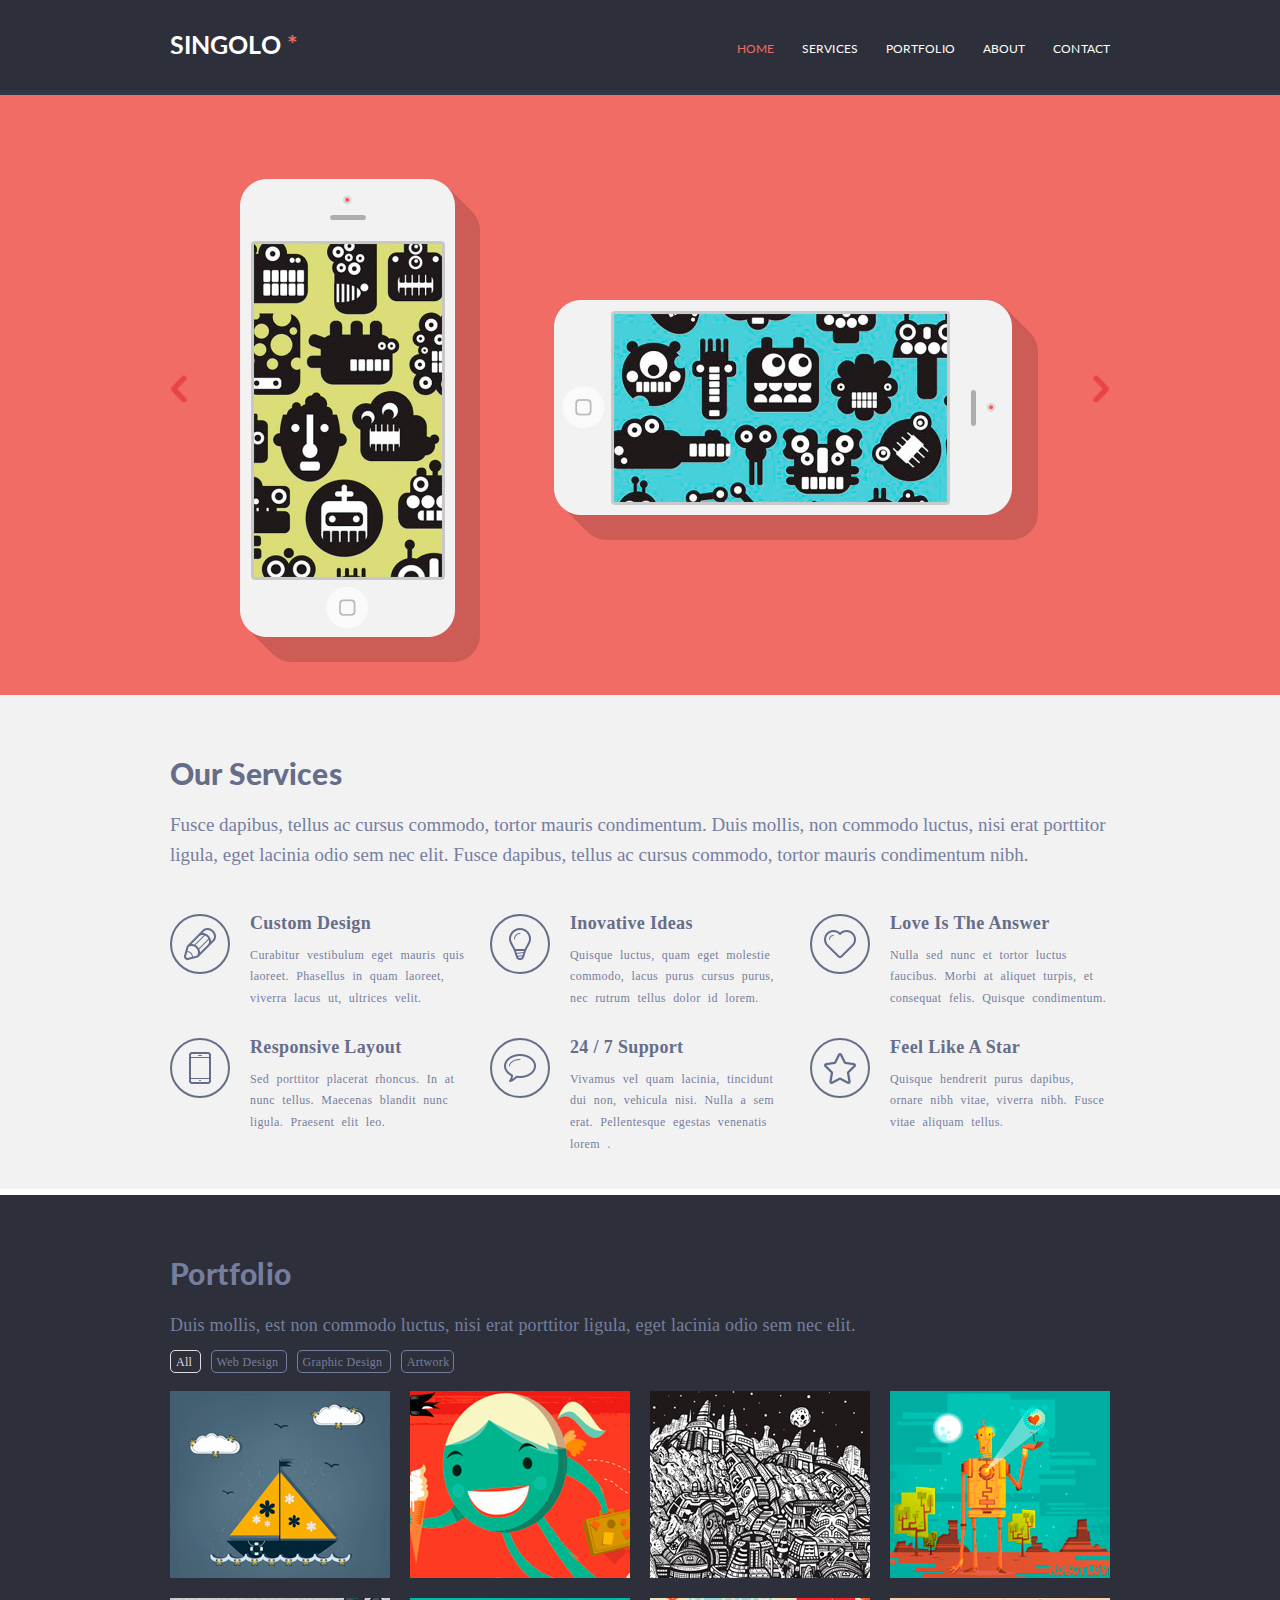
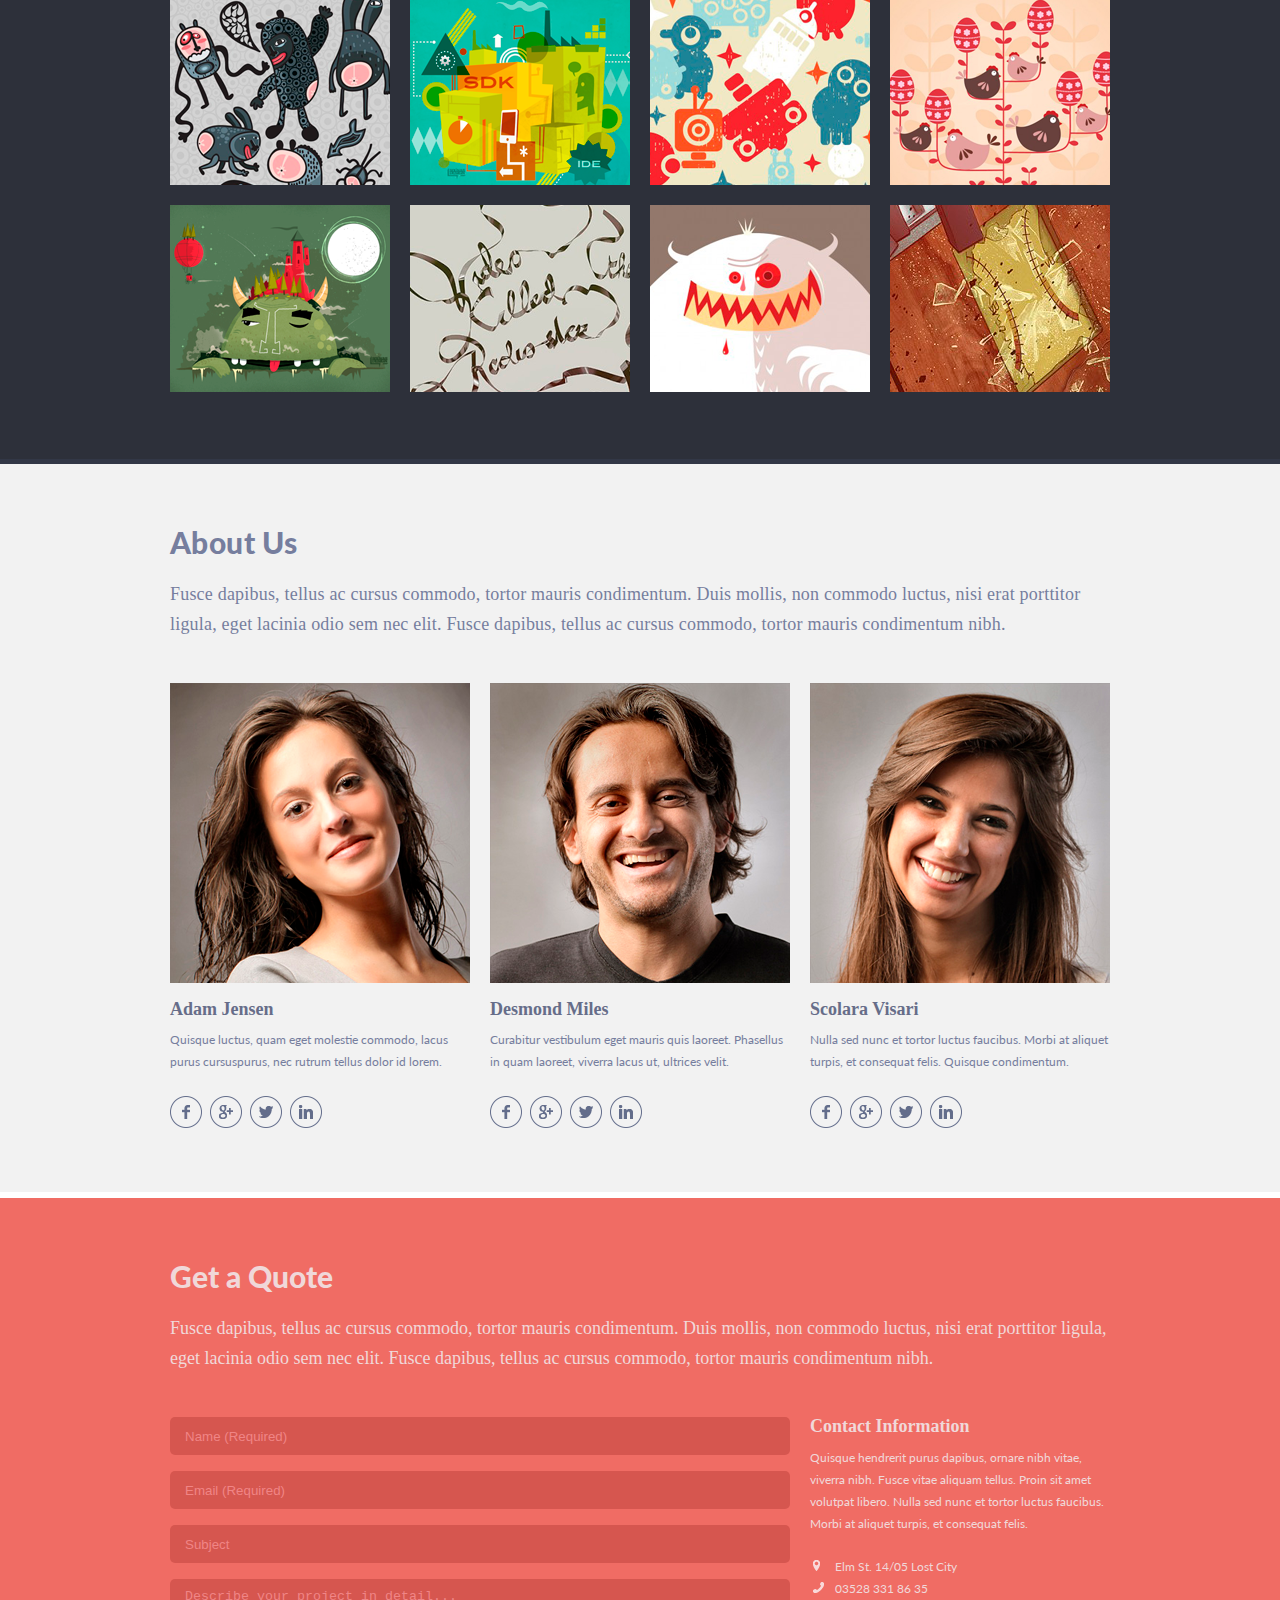
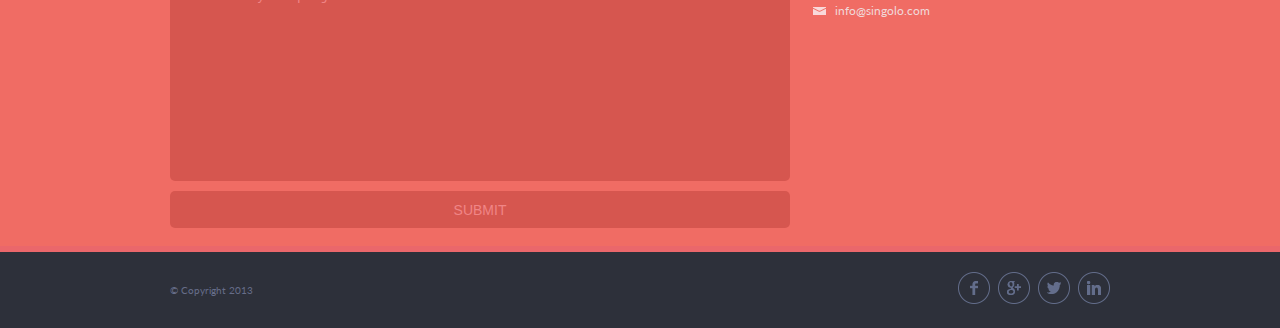
<file: index.html>
<!DOCTYPE html>
<html lang="en">
<head>
    <meta charset="UTF-8">
    <link href="https://fonts.googleapis.com/css?family=Lato&display=swap" rel="stylesheet">
    <meta name="viewport" content="width=device-width, initial-scale=1.0">
    <link rel="stylesheet" type="text/css" href="./main.css">

    <title>Singolo</title>
</head>
<body>
    <header>
        <div class="hamburger">
            <div class="ham-line"></div>
            <div class="ham-line"></div>
            <div class="ham-line"></div>
        </div>
        <div class="pop-up-box">
            <div id="pop-home" class="pop-up-box-element active2">
                <a  href="#slider">Home</a>
            </div>
            <div id="pop-services" class="pop-up-box-element">
                <a href="#services">Services</a>
            </div>
            <div id="pop-portfolio" class="pop-up-box-element">
                <a href="#portfolio">Portfolio</a>
            </div>
            <div id="pop-about" class="pop-up-box-element">
                <a href="#about">About</a>
            </div>
            <div id="pop-contact" class="pop-up-box-element">
                <a href="#contact">Contact</a>
            </div>
        </div>
        
        <div class="container">
            <nav>
                <ul>
                    <li>
                        <h1> <a href="#slider">Singolo</a> <span style="color:#f06c64;">*</span></h1>
                    </li>
                    <li>
                        <a id="contactLink" class="alist " href="#contact">Contact</a>
                    </li>
                    <li>
                        <a id="aboutLink" class="alist " href="#about">About</a>
                    </li>
                    <li>
                        <a id="portfolioLink" class="alist " href="#portfolio">Portfolio</a>
                    </li>
                    <li>
                        <a id="servicesLink" class="alist " href="#services">Services</a>
                    </li>
                    <li>
                        <a id="homeLink" class="alist active2" href="#slider">Home</a>
                    </li>
                </ul>
            </nav>
        </div>
    </header>
    <section class="slider" id="slider">
        <div class="chev-box">
            <div class="chev chev1">
                <img src="./assets/chev.png" alt="">
            </div>
            <div class="chev chev2">
                <img src="./assets/chev2.png" alt="">
            </div>
        </div>
        <div class="items-container">
            <div class="item active">
                <div class="slider-box">
                    <div class="slider-element Vertical">
                        <div class="off-screen-Vertical off-screen">
    
                        </div>
                        <div class="Home-button-Vertical Home-button">
                            
                        </div>
                        <img src="./assets/iPhone-Vertical.png" alt="">
                    </div>
                    <div class="slider-element Horizontal">
                        <div class="off-screen-Horizontal off-screen">
                            
                        </div>
                        <div class="Home-button-Horizontal Home-button">
                            
                        </div>
                        <img src="./assets/iPhone-Horizontal.png" alt="">
                    </div>
                </div>     
        </div>
        <div class="item">          
            <div class="slider-box2">
                <div class="slider2-iPhone-Vertical">
                    <div class="off-screen-slider2 off-screen">
                        
                    </div>
                    <div class="Home-button-slider2 Home-button">
                        
                    </div>
                    <img src="./assets/slider2-iPhone-Vertical.png" alt="">
                </div>
                <div class="slider2-iPhone-mini-left">
                    <img src="./assets/slider2-iPhone-mini.png" alt="">
                </div>
                <div class="slider2-iPhone-mini-right">
                    <img src="./assets/slider2-iPhone-mini.png" alt="">
                </div>
            </div>
        </div> 
        </div>
    </section>
    <section class="services" id="services">
        <div class="container">
            <div class="services-info">
                <h2>Our Services</h2>
                <p>Fusce dapibus, tellus ac cursus commodo, tortor mauris condimentum. Duis mollis, non commodo luctus, nisi erat porttitor ligula, eget lacinia odio sem nec elit. Fusce dapibus, tellus ac cursus commodo, tortor mauris condimentum nibh.</p>
            </div>
            <div class="services-box">
                <div class="service-item">
                        <div class="services-pic">
                            <img src="./assets/pen.png" alt="">
                        </div>
                        <div class="service-item-text">
                            <h3>
                                Custom Design
                            </h3>
                            <p>
                                Curabitur vestibulum eget mauris quis laoreet. Phasellus in quam laoreet, viverra lacus ut, ultrices velit.
                            </p>
                        </div>
                </div>
                <div style="padding-left: 20px;"class="service-item">
                    <div class="services-pic">
                        <img src="./assets/bulb.png" alt="">
                    </div>
                    <div class="service-item-text">
                            <h3>
                                Inovative Ideas
                            </h3>
                            <p>
                                Quisque luctus, quam eget molestie com­modo, lacus purus cursus purus, nec rutrum tellus dolor id lorem.
                            </p>
                    </div>
                </div>
                <div style="padding-left: 20px;" class="service-item">
                    <div class="services-pic">
                        <img src="./assets/heart.png" alt="">
                    </div>
                    <div class="service-item-text">
                            <h3>
                                Love Is The Answer
                            </h3>
                            <p>
                                Nulla sed nunc et tortor luctus faucibus. Morbi at aliquet turpis, et consequat felis. Quisque condimentum.
                            </p>
                    </div>
                </div>
                <div class="service-item">
                    <div class="services-pic">
                        <img src="./assets/phone.png" alt="">
                    </div>
                    <div class="service-item-text">
                        <h3>
                            Responsive Layout
                        </h3>
                        <p>
                            Sed porttitor placerat rhoncus. In at nunc tellus. Maecenas blandit nunc ligula. Prae­sent elit leo.
                        </p>
                    </div>
                </div>
                <div style="padding-left: 20px;" class="service-item">
                    <div class="services-pic">
                        <img src="./assets/bubble.png" alt="">
                    </div>
                    <div class="service-item-text">
                        <h3>
                            24 / 7 Support
                        </h3>
                        <p>
                            Vivamus vel quam lacinia, tincidunt dui non, vehicula nisi. Nulla a sem erat. Pellen­tesque egestas venenatis lorem .
                        </p>
                    </div>
                </div>
                <div style="padding-left: 20px;" class="service-item">
                    <div class="services-pic">
                        <img src="./assets/star.png" alt="">
                    </div>
                    <div class="service-item-text">
                        <h3>
                            Feel Like A Star
                        </h3>
                        <p>
                            Quisque hendrerit purus dapibus, ornare nibh vitae, viverra nibh. Fusce vitae aliquam tellus.
                        </p>
                    </div>
                </div>
            </div>
        </div>
    </section>
    <section class="portfolio" id="portfolio">
        <div class="container">
            <div class="portfolio-text">
                <h2>
                    Portfolio
                </h2>
                <p>
                    Duis mollis, est non commodo luctus, nisi erat porttitor ligula, eget lacinia odio sem nec elit.
                </p>
                <ul>
                    <li class="portfolio-list active-portfolio">
                        All
                    </li>
                    <li class="portfolio-list">
                        Web Design
                    </li>
                    <li class="portfolio-list">
                        Graphic Design
                    </li>
                    <li class="portfolio-list">
                        Artwork
                    </li>
                </ul>
            </div>
            <div class="flexbox">
                
                    <img class="element" src="./assets/Image1.png" alt="">
                
                
                    <img class="element" src="./assets/Image2.png" alt="">
                
                
                    <img class="element" src="./assets/Image3.png" alt="">
                
                
                    <img class="element" src="./assets/Image4.png" alt="">
                
                
                    <img class="element" src="./assets/Image5.png" alt="">
                
                
                    <img class="element" src="./assets/Image6.png" alt="">
                
                
                    <img class="element" src="./assets/Image7.png" alt="">
                
                
                    <img class="element" src="./assets/Image8.png" alt="">
               
                
                    <img class="element" src="./assets/Image9.png" alt="">
                
                
                    <img  class="element" src="./assets/Image10.png" alt="">
               
                
                    <img class="element" src="./assets/Image11.png" alt="">
                
                
                    <img class="element" src="./assets/Image12.png" alt="">
                
            </div>
        </div>
    </section>
    <section class="About-us" id="about">
        <div class="container">
            <div class="portfolio-text">
                
                    <h2>
                        About Us
                    </h2>
                    <p>
                        Fusce dapibus, tellus ac cursus commodo, tortor mauris condimentum. Duis mollis, non commodo luctus, nisi erat porttitor ligula, eget lacinia odio sem nec elit. Fusce dapibus, tellus ac cursus commodo, tortor mauris condimentum nibh.
                    </p>
            </div>
            <div class="about-us-box">
                <div class="item2">
                    <img class="main_pic" src="./assets/Aboutus1.png" alt="">
                    <h2>
                        Adam Jensen
                    </h2>
                    <p>
                        Quisque luctus, quam eget molestie commodo, lacus purus cursuspurus, nec rutrum tellus dolor id lorem.
                    </p>
                    <div class="social">
                        <img src="./assets/Facebook.png" alt="">
                        <img src="./assets/Google.png" alt="">
                        <img src="./assets/Twitter.png" alt="">
                        <img src="./assets/LinkedIn.png" alt="">
                    </div>
                </div>
                <div class="item2">
                    <img class="main_pic" src="./assets/Aboutus2.png" alt="">
                    <h2>
                        Desmond Miles
                    </h2>
                    <p>
                        Curabitur vestibulum eget mauris quis laoreet. Phasellus in quam laoreet, viverra lacus ut, ultrices velit.
                    </p>
                    <div class="social">
                        <img src="./assets/Facebook.png" alt="">
                        <img src="./assets/Google.png" alt="">
                        <img src="./assets/Twitter.png" alt="">
                        <img src="./assets/LinkedIn.png" alt="">
                    </div>
                </div>
                <div class="item2">
                    <img class="main_pic" src="./assets/Aboutus3.png" alt="">
                    <h2>
                        Scolara Visari
                    </h2>
                    <p>
                        Nulla sed nunc et tortor luctus faucibus. Morbi at aliquet turpis, et consequat felis. Quisque condimentum.
                    </p>
                    <div class="social">
                        <img src="./assets/Facebook.png" alt="">
                        <img src="./assets/Google.png" alt="">
                        <img src="./assets/Twitter.png" alt="">
                        <img src="./assets/LinkedIn.png" alt="">
                    </div>
                </div>
            </div>
        </div>    
    </section>
    <section class="quote" id="contact">
        <div class="container">
            <h2>
                Get a Quote
            </h2>
            <p>
                Fusce dapibus, tellus ac cursus commodo, tortor mauris condimentum. Duis mollis, non commodo luctus, nisi erat porttitor ligula, eget lacinia odio sem nec elit. Fusce dapibus, tellus ac cursus commodo, tortor mauris condimentum nibh.
            </p>
            <div class="extended-form">
                <form  class="get-a-quote-form">
                    <input class="input-name" type="text" placeholder="Name (Required)" required value=""> 
                    <input class="input-email" type="email" placeholder="Email (Required)" required value="">
                    <input class="input-text" type="text" placeholder="Subject" value="">
                    <textarea class="input-textarea" name="textarea" id="textarea" cols="30" rows="13" placeholder="Describe your project in detail..." value=""></textarea>
                    <button class="submit-btn">
                        Submit
                    </button>
                </form>
                <div class="form-text">
                    <div class="contact-info">
                        <h3>
                            Contact Information
                        </h3>
                        <p>
                            Quisque hendrerit purus dapibus, ornare nibh vitae, viverra nibh. Fusce vitae aliquam tellus. Proin sit amet volutpat libero. Nulla sed nunc et tortor luctus faucibus. Morbi at aliquet turpis, et consequat felis.
                        </p>
                    </div>
                    <div class="contact-list">
                        <img style="padding-right: 6px;" src="./assets/singolo3-location.png" alt="">
                        <p>
                            Elm St. 14/05 Lost City
                        </p>
                    </div>
                    <div class="contact-list">
                        <img style="padding-right: 2px;" src="./assets/singolo3-phone.png" alt="">
                        <p>
                            <a href="tel:03528 331 86 35">03528 331 86 35</a>
                        </p>
                    </div>
                    <div class="contact-list">
                        <img src="./assets/singolo3-mail.png" alt="">
                        <p>
                            <a href="mailto:info@singolo.com">info@singolo.com</a>
                        </p>
                    </div>
                </div>
            </div>
        </div> 
    </section>
    <footer>
        <div class="container">
            <div class="footer-box">
                <div class="footer-element">
                    © Copyright 2013
                </div>
                <div class="footer-element">
                 <img src="./assets/singolo3-Facebook.png" alt="">
                </div>
                <div class="footer-element">
                    <img src="./assets/singolo3-Google.png" alt="">
                </div>
                <div class="footer-element">
                    <img src="./assets/singolo3-Twitter.png" alt="">
                </div>
                <div class="footer-element">
                    <img src="./assets/singolo3-LinkedIn.png" alt="">
                </div>
            </div>
        </div>
    </footer>
    <script src="./script.js"></script>
</body>
</html>
</file>
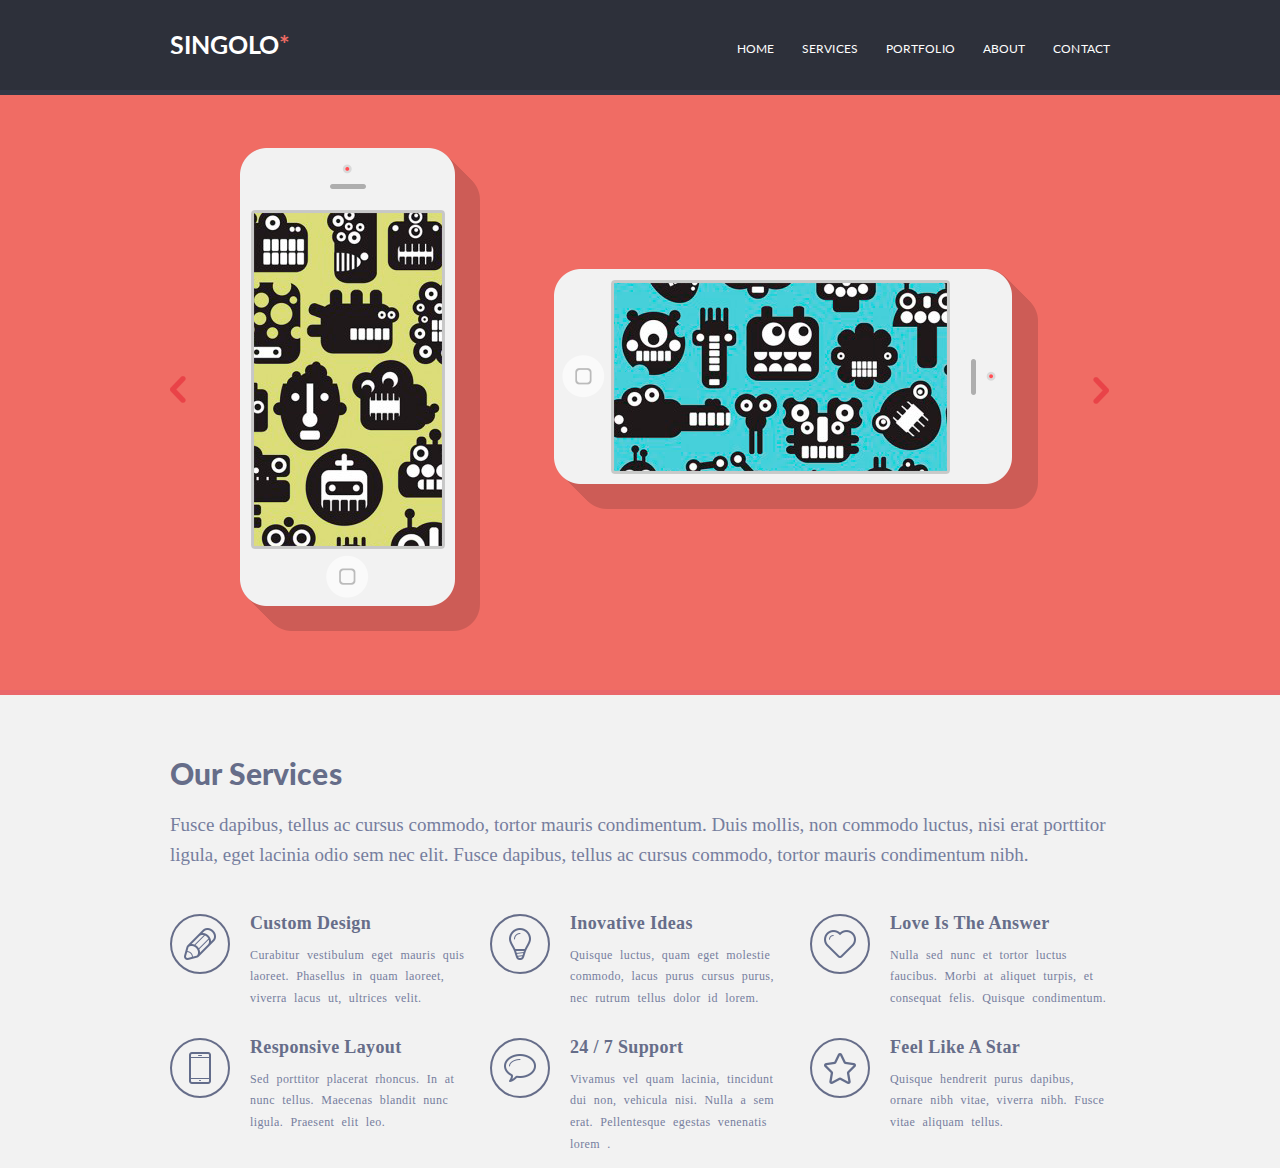
<file: singolo1.html>
<!DOCTYPE html>
<html lang="en">
<head>
    <meta charset="UTF-8">
    <meta name="viewport" content="width=device-width, initial-scale=1.0">
    <link href="https://fonts.googleapis.com/css?family=Lato&display=swap" rel="stylesheet">
    <link rel="stylesheet" type="text/css" href="./singolo1.css">
    <title></title>
</head>
<body>
    <header>
        <div class="container">
            <nav>
                <ul>
                    <li>
                        <h1>Singolo<span style="color:#f06c64;">*</span></h1>
                    </li>
                    <li>
                        <a href="#">Contact</a>
                    </li>
                    <li>
                        <a href="#">About</a>
                    </li>
                    <li>
                        <a href="#">Portfolio</a>
                    </li>
                    <li>
                        <a href="#">Services</a>
                    </li>
                    <li>
                        <a href="#">Home</a>
                    </li>
                </ul>
            </nav>
        </div>
    </header>
    <section class="slider">
        <div class="slider-box">
            <div class="slider-element Vertical">
                <div class="chev">
                
                </div>
                <img src="./assets/iPhone-Vertical.png" alt="">
            </div>
            <div class="slider-element Horizontal">
                <div class="chev2">
                
                </div>
                <img src="./assets/iPhone-Horizontal.png" alt="">
            </div>
        </div>
    </section>
    <section class="services">
        <div class="container">
            <div class="services-info">
                <h2>Our Services</h2>
                <p>Fusce dapibus, tellus ac cursus commodo, tortor mauris condimentum. Duis mollis, non commodo luctus, nisi erat porttitor ligula, eget lacinia odio sem nec elit. Fusce dapibus, tellus ac cursus commodo, tortor mauris condimentum nibh.</p>
            </div>
            <div class="services-box">
                <div class="service-item">
                        <div class="services-pic">
                            <img src="./assets/pen.png" alt="">
                        </div>
                        <div class="service-item-text">
                            <h3>
                                Custom Design
                            </h3>
                            <p>
                                Curabitur vestibulum eget mauris quis laoreet. Phasellus in quam laoreet, viverra lacus ut, ultrices velit.
                            </p>
                        </div>
                </div>
                <div style="padding-left: 20px;"class="service-item">
                    <div class="services-pic">
                        <img src="./assets/bulb.png" alt="">
                    </div>
                    <div class="service-item-text">
                            <h3>
                                Inovative Ideas
                            </h3>
                            <p>
                                Quisque luctus, quam eget molestie com­modo, lacus purus cursus purus, nec rutrum tellus dolor id lorem.
                            </p>
                    </div>
                </div>
                <div style="padding-left: 20px;" class="service-item">
                    <div class="services-pic">
                        <img src="./assets/heart.png" alt="">
                    </div>
                    <div class="service-item-text">
                            <h3>
                                Love Is The Answer
                            </h3>
                            <p>
                                Nulla sed nunc et tortor luctus faucibus. Morbi at aliquet turpis, et consequat felis. Quisque condimentum.
                            </p>
                    </div>
                </div>
                <div class="service-item">
                    <div class="services-pic">
                        <img src="./assets/phone.png" alt="">
                    </div>
                    <div class="service-item-text">
                        <h3>
                            Responsive Layout
                        </h3>
                        <p>
                            Sed porttitor placerat rhoncus. In at nunc tellus. Maecenas blandit nunc ligula. Prae­sent elit leo.
                        </p>
                    </div>
                </div>
                <div style="padding-left: 20px;" class="service-item">
                    <div class="services-pic">
                        <img src="./assets/bubble.png" alt="">
                    </div>
                    <div class="service-item-text">
                        <h3>
                            24 / 7 Support
                        </h3>
                        <p>
                            Vivamus vel quam lacinia, tincidunt dui non, vehicula nisi. Nulla a sem erat. Pellen­tesque egestas venenatis lorem .
                        </p>
                    </div>
                </div>
                <div style="padding-left: 20px;" class="service-item">
                    <div class="services-pic">
                        <img src="./assets/star.png" alt="">
                    </div>
                    <div class="service-item-text">
                        <h3>
                            Feel Like A Star
                        </h3>
                        <p>
                            Quisque hendrerit purus dapibus, ornare nibh vitae, viverra nibh. Fusce vitae aliquam tellus.
                        </p>
                    </div>
                </div>
            </div>
        </div>
    </section>
</body>
</html>
</file>
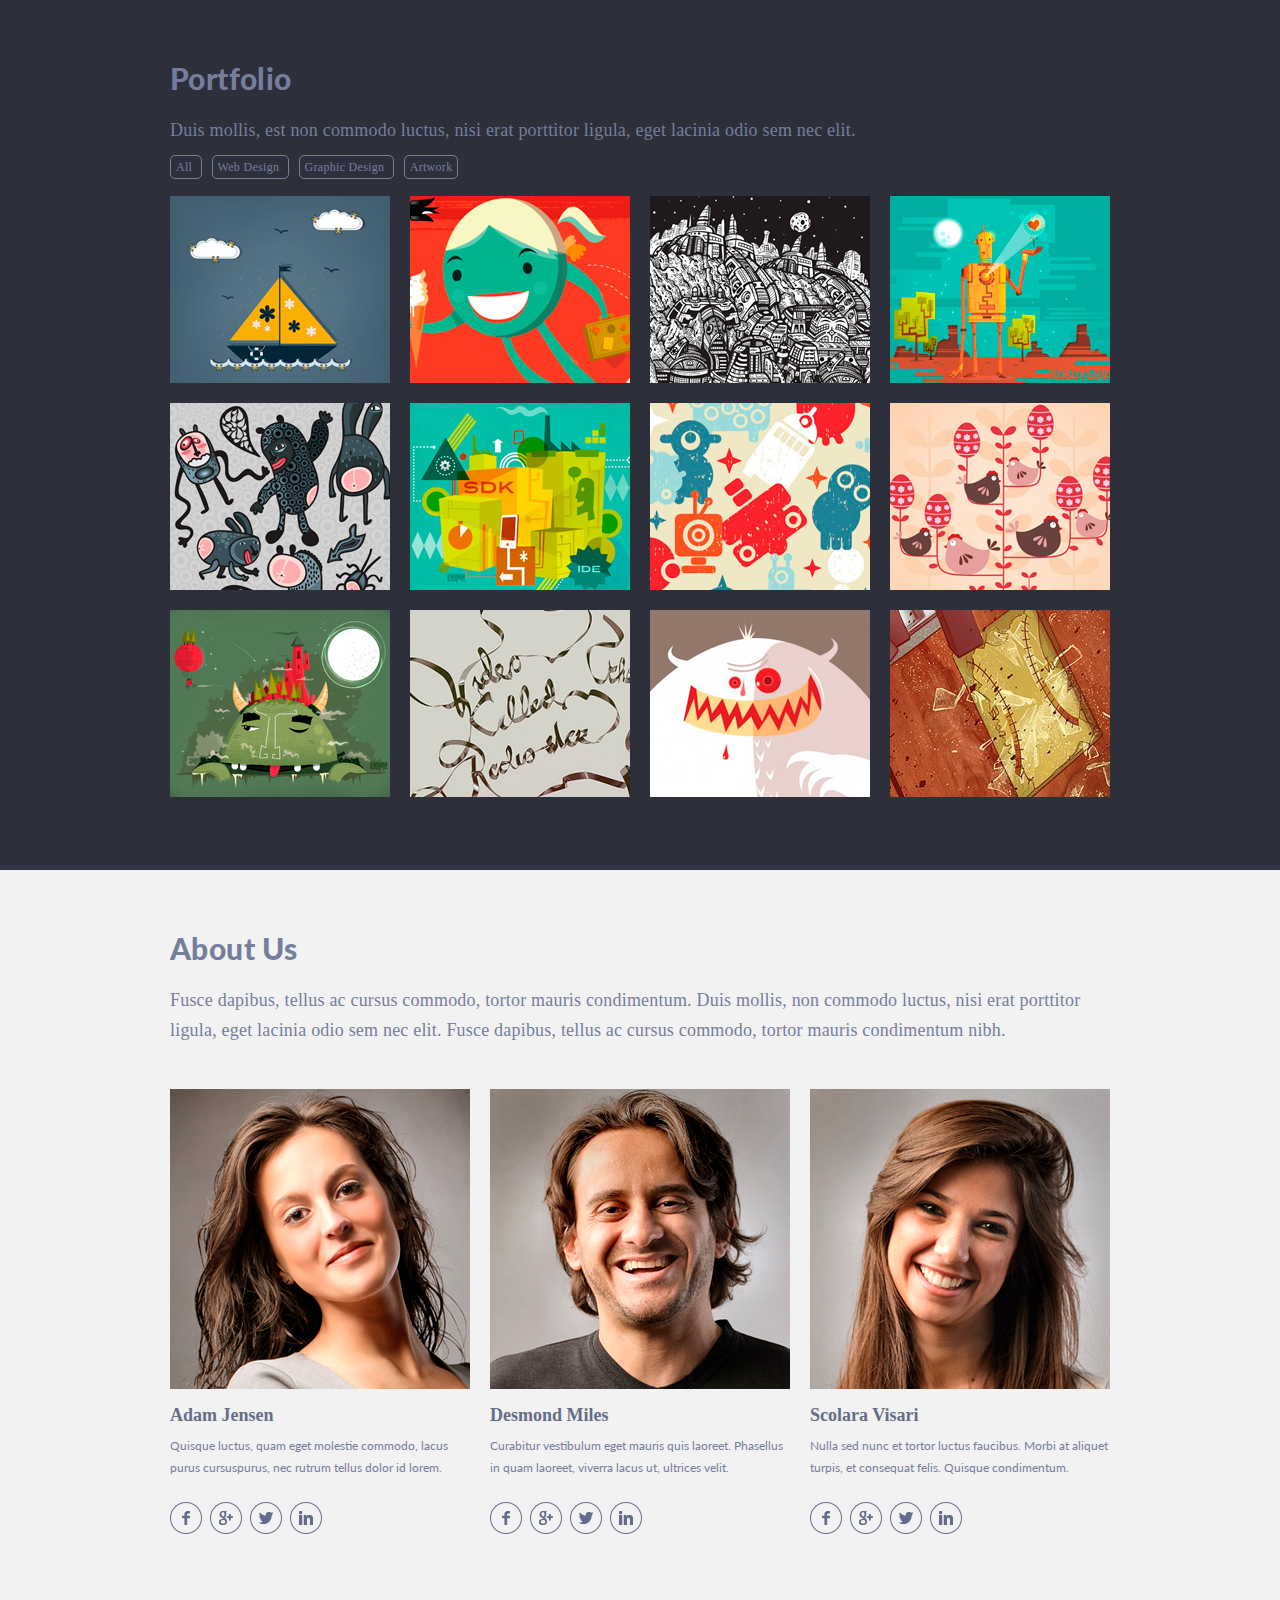
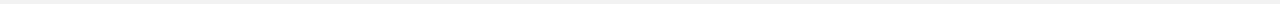
<file: singolo2.html>
<!DOCTYPE html>
<html lang="en">
<head>
    <meta charset="UTF-8">
    <meta name="viewport" content="width=device-width, initial-scale=1.0">
    <link href="https://fonts.googleapis.com/css?family=Lato&display=swap" rel="stylesheet">
    <link rel="stylesheet" type="text/css" href="./singolo2.css">
    <title>Singolo part 2</title>
</head>
<body>
    <section class="portfolio">
        <div class="container">
            <div class="portfolio-text">
                <h2>
                    Portfolio
                </h2>
                <p>
                    Duis mollis, est non commodo luctus, nisi erat porttitor ligula, eget lacinia odio sem nec elit.
                </p>
                <ul>
                    <li>
                        All
                    </li>
                    <li>
                        Web Design
                    </li>
                    <li>
                        Graphic Design
                    </li>
                    <li>
                        Artwork
                    </li>
                </ul>
            </div>
            <div class="flexbox">
                <div class="element">
                    <img src="./assets/Image1.png" alt="">
                </div>
                <div class="element">
                    <img src="./assets/Image2.png" alt="">
                </div>
                <div class="element">
                    <img src="./assets/Image3.png" alt="">
                </div>
                <div class="element">
                    <img src="./assets/Image4.png" alt="">
                </div>
                <div class="element">
                    <img src="./assets/Image5.png" alt="">
                </div>
                <div class="element">
                    <img src="./assets/Image6.png" alt="">
                </div>
                <div class="element">
                    <img src="./assets/Image7.png" alt="">
                </div>
                <div class="element">
                    <img src="./assets/Image8.png" alt="">
                </div>
                <div class="element">
                    <img src="./assets/Image9.png" alt="">
                </div>
                <div class="element">
                    <img src="./assets/Image10.png" alt="">
                </div>
                <div class="element">
                    <img src="./assets/Image11.png" alt="">
                </div>
                <div class="element">
                    <img src="./assets/Image12.png" alt="">
                </div>
            </div>
        </div>
    </section>
    <section class="About-us">
        <div class="container">
            <div class="portfolio-text">
                
                    <h2>
                        About Us
                    </h2>
                    <p>
                        Fusce dapibus, tellus ac cursus commodo, tortor mauris condimentum. Duis mollis, non commodo luctus, nisi erat porttitor ligula, eget lacinia odio sem nec elit. Fusce dapibus, tellus ac cursus commodo, tortor mauris condimentum nibh.
                    </p>
            </div>
            <div class="about-us-box">
                <div class="item">
                    <img src="./assets/Aboutus1.png" alt="">
                    <h2>
                        Adam Jensen
                    </h2>
                    <p>
                        Quisque luctus, quam eget molestie commodo, lacus purus cursuspurus, nec rutrum tellus dolor id lorem.
                    </p>
                    <div class="social">
                        <img src="./assets/Facebook.png" alt="">
                        <img src="./assets/Google.png" alt="">
                        <img src="./assets/Twitter.png" alt="">
                        <img src="./assets/LinkedIn.png" alt="">
                    </div>
                </div>
                <div class="item">
                    <img src="./assets/Aboutus2.png" alt="">
                    <h2>
                        Desmond Miles
                    </h2>
                    <p>
                        Curabitur vestibulum eget mauris quis laoreet. Phasellus in quam laoreet, viverra lacus ut, ultrices velit.
                    </p>
                    <div class="social">
                        <img src="./assets/Facebook.png" alt="">
                        <img src="./assets/Google.png" alt="">
                        <img src="./assets/Twitter.png" alt="">
                        <img src="./assets/LinkedIn.png" alt="">
                    </div>
                </div>
                <div class="item">
                    <img src="./assets/Aboutus3.png" alt="">
                    <h2>
                        Scolara Visari
                    </h2>
                    <p>
                        Nulla sed nunc et tortor luctus faucibus. Morbi at aliquet turpis, et consequat felis. Quisque condimentum.
                    </p>
                    <div class="social">
                        <img src="./assets/Facebook.png" alt="">
                        <img src="./assets/Google.png" alt="">
                        <img src="./assets/Twitter.png" alt="">
                        <img src="./assets/LinkedIn.png" alt="">
                    </div>
                </div>

            </div>
        </div>    
    </section>
</body>
</html>
</file>
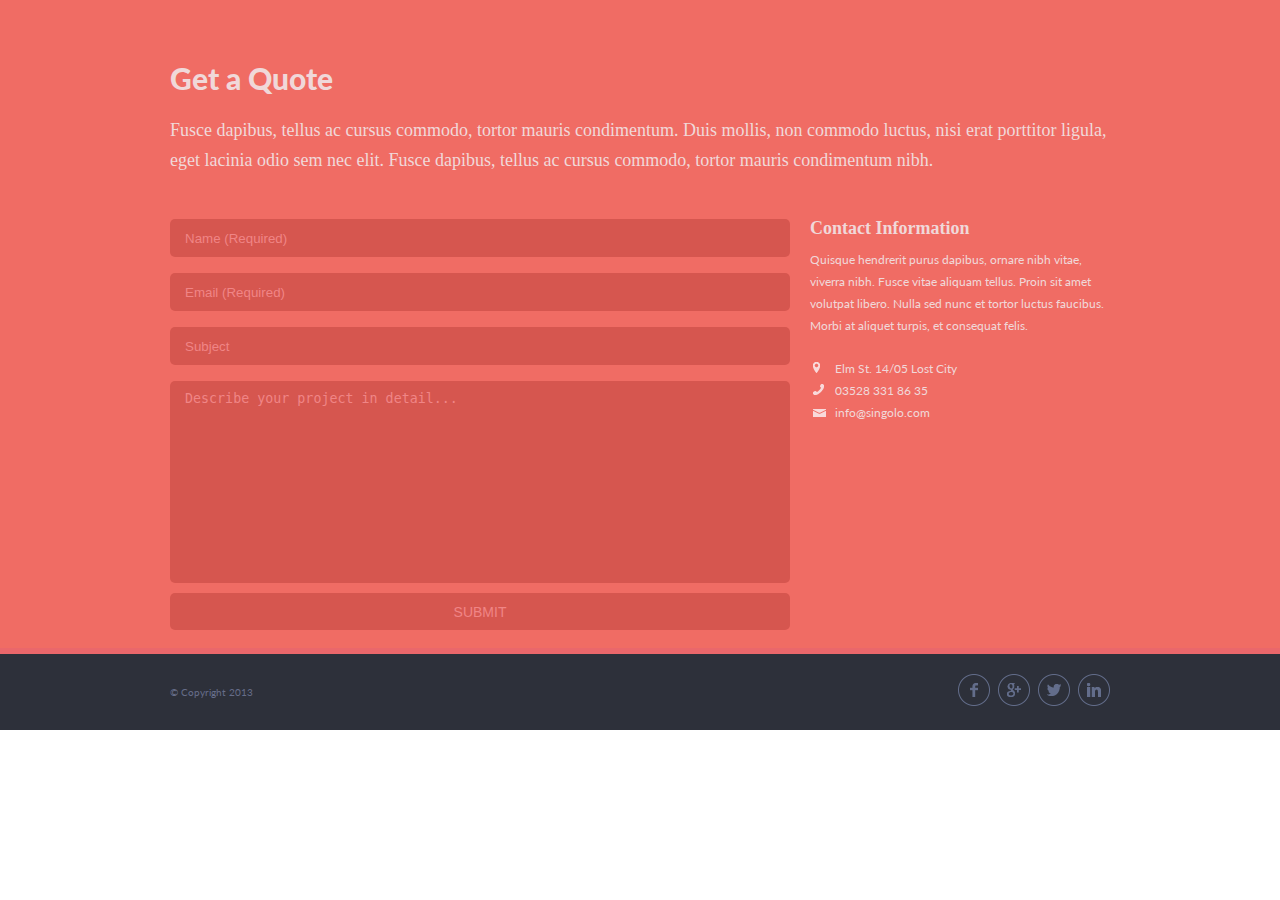
<file: singolo3.html>
<!DOCTYPE html>
<html lang="en">
<head>
    <meta charset="UTF-8">
    <meta name="viewport" content="width=device-width, initial-scale=1.0">
    <link href="https://fonts.googleapis.com/css?family=Lato&display=swap" rel="stylesheet">
    <link rel="stylesheet" type="text/css" href="./singolo3.css">
    <title>Singolo part 3</title>
</head>
<body>
    <section class="quote">
        <div class="container">
            <h2>
                Get a Quote
            </h2>
            <p>
                Fusce dapibus, tellus ac cursus commodo, tortor mauris condimentum. Duis mollis, non commodo luctus, nisi erat porttitor ligula, eget lacinia odio sem nec elit. Fusce dapibus, tellus ac cursus commodo, tortor mauris condimentum nibh.
            </p>
            <div class="extended-form">
                <form action="#" method="post" class="get-a-quote-form">
                    <input type="text" placeholder="Name (Required)" required>
                    <input type="email" placeholder="Email (Required)" required>
                    <input type="text" placeholder="Subject" required>
                    <textarea name="textarea" id="textarea" cols="30" rows="13" placeholder="Describe your project in detail..."></textarea>
                    <button>
                        Submit
                    </button>
                </form>
                <div class="form-text">
                    <div class="contact-info">
                        <h3>
                            Contact Information
                        </h3>
                        <p>
                            Quisque hendrerit purus dapibus, ornare nibh vitae, viverra nibh. Fusce vitae aliquam tellus. Proin sit amet volutpat libero. Nulla sed nunc et tortor luctus faucibus. Morbi at aliquet turpis, et consequat felis.
                        </p>
                    </div>
                    <div class="contact-list">
                        <img style="padding-right: 6px;" src="./assets/singolo3-location.png" alt="">
                        <p>
                            Elm St. 14/05 Lost City
                        </p>
                    </div>
                    <div class="contact-list">
                        <img style="padding-right: 2px;" src="./assets/singolo3-phone.png" alt="">
                        <p>
                            03528 331 86 35
                        </p>
                    </div>
                    <div class="contact-list">
                        <img src="./assets/singolo3-mail.png" alt="">
                        <p>
                            info@singolo.com
                        </p>
                    </div>
                </div>
            </div>
        </div> 
    </section>
    <footer>
        <div class="container">
            <div class="footer-box">
                <div class="footer-element">
                    © Copyright 2013
                </div>
                <div class="footer-element">
                 <img src="./assets/singolo3-Facebook.png" alt="">
                </div>
                <div class="footer-element">
                    <img src="./assets/singolo3-Google.png" alt="">
                </div>
                <div class="footer-element">
                    <img src="./assets/singolo3-Twitter.png" alt="">
                </div>
                <div class="footer-element">
                    <img src="./assets/singolo3-LinkedIn.png" alt="">
                </div>
            </div>
        </div>
    </footer>
</body>
</html>
</file>
<file: main.css>
* {
    margin: 0;
    box-sizing: border-box;
    padding: 0;
    transition: 250ms;
}

header {
    width: 100%;
    position: fixed;
    z-index: 999;
    height: 95px;
    background-color: #2d303a;
    border-bottom: 5px solid #323746;
}

.pop-up-box-element{
    margin-top: 30px;
    margin-left: 50px;
    color: white;

}

.active2{
    color: #f06c64 ;
}


.container {
    width: 1020px;
    margin: 0 auto;
    padding: 0 40px;
}

nav{
   padding-top: 29px;
   height: 90px;
}

h1 {
    display: inline;
    font-family: Lato, sans-serif;
    text-transform: uppercase;
    font-size: 25px;
    letter-spacing: -0.1px;
    cursor: pointer;
}


    body > header > div > nav > ul > li:nth-child(1) > h1 > a{
        font-size: inherit;
    }
    body > header > div > nav > ul > li:nth-child(1) > h1 > a:hover{
        color: white;
    }


nav ul li {
    list-style: none;
    display: inline;
    color: white;
}

nav ul li:not(:first-child){
    float: right;
    margin-left: 28px;
    transform: translateY(10px);
}

nav li a {
    text-decoration: none;
    color: white;
    font-family: Lato, sans-serif;
    text-transform: uppercase;
    font-size: 12px;
    letter-spacing: 0.1px;
}

a:hover{
    color: #f06c64;
}

.slider {
    position: relative;
    padding-top: 95px;
    height: 695px;
    background-color: #f06c64;
    
    transition: 1000ms;
}

.slider-blue {
    border-bottom: 5px solid #3d029c;
}

.items-container {
    position: relative;
    width: 100%;
    overflow: hidden;
    height: 566px;
}


.item {
    display: none;
    position: relative;
    animation: 0.5s ease-in-out;
    margin: 0 auto;
    width: initial;
}
  
.active,
  .next {
    display: block;
}
  
.next {
    position: absolute;
    top: 0;
    width: 100%;
}

.to-left {
    animation-name: left;
  }
  
  .from-right {
    animation-name: right;
  }
  
  .to-right {
    animation-name: right;
    animation-direction: reverse;
  }
  
  .from-left {
    animation-name: left;
    animation-direction: reverse;
  }
  
  @keyframes left {
    from {
      left: 0;
    }
    to {
      left: -100%;
    }
  }
  
  @keyframes right {
    from {
      left: 100%;
    }
    to {
      left: 0;
    }
  }

.slider-box{
    height: 566px;
    width: 800px;
    margin: 0 auto;
    padding-top: 53px;
    display: flex;
    opacity: 1;
}

.slider-box2{
    height: 566px;
    width: 800px;
    margin: 0 auto;
    padding-top: 43px;
    opacity: 1;
}

.slider2-iPhone-Vertical{
    position: absolute;
    width: 255px;
    transform: translateX(273px);
    z-index: 3;
}

.slider2-iPhone-mini-left{
    position: absolute;
    transform: translateX(142px) translateY(109px);
    z-index: 2;
}

.slider2-iPhone-mini-right{
    position: absolute;
    transform: translateX(502px) translateY(109px);
    z-index: 2;
}

.Home-button-Vertical{
    position: absolute;
    width: 43px;
    height: 43px;
    border-radius: 50%;
    transform: translateY(408px) translateX(87px);
}

.Home-button-Vertical:hover{
    cursor: pointer;
}


.Home-button-Horizontal{
    position: absolute;
    width: 43px;
    height: 43px;
    border-radius: 50%;
    transform: translateY(86px) translateX( 7px);
    z-index: 66;
}

.Home-button-Horizontal:hover{
    cursor: pointer;
}

.Home-button-slider2{
    position: absolute;
    width: 43px;
    height: 43px;
    border-radius: 50%;
    transform: translateY(434px) translateX( 93px);
}

.Home-button-slider2:hover{
    cursor: pointer;
}

.off-screen{
    opacity: 0;
    transition: 500ms !important;
}

.off-screen-Vertical{
    position: absolute;
    width: 190px;
    height: 334px;
    transform: translateY(65px) translateX(13px);
    background-color: black;
    
}

.off-screen-Horizontal{
    position: absolute;
    width: 334px;
    height: 190px;
    transform: translateY(13px) translateX(59px);
    background-color: black;
    
}

.off-screen-slider2{
    position: absolute;
    width: 201px;
    height: 357px;
    transform: translateY(68px) translateX(14px);
    background-color: black;
    z-index: 4;
}

.Horizontal{
    padding-left: 74px;
    padding-top: 121px;
}

.chev-box{
    z-index: 60;
    position: relative;
    display: block;
    width: 938px;
    height: 27px;
    margin: 0 auto;
    transform: translateY(280.5px) ;
}

.chev1{
    float: left;
    
}
.chev1:hover{
    cursor: pointer;
}
.chev2 {
   float: right;
}
.chev2:hover{
    cursor: pointer;
}
.services{
   background-color:#f2f2f2;
   height: 500px;
   border-bottom: 6px solid white;
}

.services-info{
    padding-top: 60px;
}

.services-info h2{
    color:#666d89;
    font-size: 30px;
    font-family: Lato, sans-serif;
    font-weight: 900;
    letter-spacing: 0.15px;
}

.services-info p{
    font-size: 19px;
    line-height: 30px;
    color: #767e9e;
    font-family: 'Lato-Light';
    margin-top: 19px;
    width: 940px;
}

.services-box{
    margin-top: 44px;
    padding-bottom: 44px;
    width: 940px;
    display: grid;
    grid-template-columns: 300px 320px 320px;
    grid-template-rows: 124px 86px;

}
.service-item{
    display: flex;

}

.services-pic {
    width: 60px;
    height: 60px;
    display: inline-flex;
    justify-content: center;
    align-items: center;
    border: 2px solid #666d89;
    border-radius: 50%;
}

.service-item-text{
    width: 240px;
    height: 87px;
    padding-left: 20px;
}
.service-item-text h3{
    padding-bottom: 14px;
    padding-top: 1.5px;
    letter-spacing: 0.35px;
    font-size: 18px;
    line-height: 15px;
    color: #666d89;
    font-family: "Lato-Bold";
    font-weight: 900;
}
.service-item-text p{
    font-size: 12px;
    line-height: 21.9px;
    color: #767e9e;
    font-weight: 400;
    word-spacing: 3.9px;
    letter-spacing: 0.4px;
}

.portfolio{
    width: 100%;
    height: 869px;
    background-color: #2d303a;
    border-bottom: 5px solid #323746;
    padding-top: 60px;
}

.portfolio-text h2{
    color:#767e9e;
    font-size: 30px;
    font-family: Lato, sans-serif;
    font-weight: 900;
    letter-spacing: 0.39px;
}

.portfolio-text p{
    margin-top: 19px;
    width: 940px;
    font-size: 18px;
    line-height: 30px;
    letter-spacing: 0.20px;
    color: #767e9e;
    font-family: 'Lato-Light';
}

.portfolio-text ul{
list-style: none;
margin-top: 12px;
}

.portfolio-text li{
    margin-right: 10px;
    padding: 4px 4px 3px 5px;
    display: inline;
    font-size: 12px;
    letter-spacing: 0.3px;
    line-height: 18px;
    color: rgb(118, 126, 158);
    font-family: Lato-Light;
    border-radius: 5px;
    border-width: 1px;
    border-style: solid;
    border-color: rgb(118, 126, 158);
}

.portfolio-text li:hover{
color: #dedede;
border-color: #dedede;
cursor: pointer;
}

ul .active-portfolio{
    color: #dedede;
    border-color: #dedede;
}

.flexbox{
    width: 100%;
    display: flex;
    flex-wrap: wrap;
    justify-content: space-between;

}

.element {
    margin-top: 20px;   
    width: 220px;
    height: 187px;
    outline: 0px solid #F06C64;
}
.element:hover{
    cursor: pointer;
}
.element:nth-child(n+13){
    display:none;
 }

 .About-us{
    padding-top: 60px;
    height: 734px;
    background-color: #f2f2f2;
    border-bottom: 6px solid white;
 }

 .about-us-box{
     margin-top: 44px;
    display: flex;
    flex-wrap: wrap;
    justify-content: space-between;
 }

 .item2 {
     height: 444px;
     width: 300px;
 }

 .item2 h2 {
    font-size: 18px;
    line-height: 18px;
    color: #666d89;
    font-family: "Lato-Bold";
    font-weight: 900;
    margin-top: 13px;
 }

 .item2 p{
    margin-top: 11px;
    font-size: 12px;
    line-height: 22px;
    color: #767e9e;
    font-family: "Lato";
    font-weight: 400;
 }

 .social {
     margin-top: 23px;
 }
 .social img{
    margin-right: 4px;
}
.social img:hover{
    cursor: pointer;
}

.quote{
    width: 100%;
    height: 654px;
    background-color: #f06c64;
    padding-top: 60px;
    border-bottom: solid 6px #ea676b
}

.quote h2{
    color:#f0d8d9;
    font-size: 30px;
    font-family: Lato, sans-serif;
    font-weight: 900;
    
}

.quote p{
    margin-top: 19px;
    margin-bottom: 44px;
    width: 940px;
    font-size: 18px;
    line-height: 30px;
    color: #f0d8d9;
    font-family: 'Lato-Light';
    
}
.extended-form{
    display: flex;
}
form {
    width: 620px;
    color: #f08586;
    
}
.form-text {
    width: 320px;
    padding-left: 20px;
    
}


input{
    display: block;
    width: 100%;
    height: 38px;
    padding-left:15px;
    margin-bottom: 16px;
    color: #f08586;
    display: inline-block;
    background-color: #d6564f;
    border:none;
    border-radius: 5px;
}

textarea {
    display: block;
    width: 100%;
    height: 202px;
    padding-top: 10px;
    padding-left:15px;
    color: #f08586;
    background-color: #d6564f;
    border-radius: 5px;
    border:none;
    resize: none;
}

button {
    display:block;
    width: 100%;
    height: 37px;
    background-color: #d6564f;
    border-radius: 5px;
    font-size: 14px;
    text-transform: uppercase;
    color: #f08586;
    border:none;
    margin-top: 10px;
}
::-webkit-input-placeholder{
    color:#f08586;
}

button:hover{
    color: white;
    border: 1px solid white;
    border-radius: 5px;
}

textarea:hover{
    border: 1px solid white;
    border-radius: 5px;
}
input:hover{
    border: 1px solid white;
    border-radius: 5px;
}

input:focus {
    outline: none;
    border: 1px solid white;
}
textarea:focus {
    outline: none;
    border: 1px solid white;
}

.contact-info{
    margin-bottom: 21px;
}

.contact-info h3{
    margin-bottom: 11.5px;
    font-size: 18px;
    line-height: 18px;
    color: #f0d8d9;
    font-family: "Lato-Bold";
    font-weight: 900;
}
.contact-info p{
    display: inline;
    font-size: 12px;
    line-height: 22px;
    color: #f0d8d9;
    font-family: "Lato";
    font-weight: 400;
}
.contact-list{
    padding-left: 3px;
}

.contact-list img{
    margin-right: 5px;
}

.contact-list p{
    display: inline;
    font-size: 12px;
    line-height: 22px;
    color: #f0d8d9;
    font-family: "Lato";
    font-weight: 400;
}

.contact-list p a {
    text-decoration: none;
    color: inherit;
}

footer{
    height: 76px;
    background-color: #2d303a;
}

.footer-box{
    height: 76px;
    display: flex;
    align-items: center;
    justify-content: space-around;
}

.footer-element:not(:last-child){
    padding-right: 8px;
}
.footer-element:first-child {
    margin-right: auto;
    color: #666d89;
    font-size: 10px;
    font-family: "Lato";
    font-weight: 400;
}

.footer-element:not(:first-child):hover{
    cursor: pointer;
}

.hamburger{
    position: absolute;
    z-index: 9999;
    height: 32px;
    width: 31px;
    display: none;
    flex-direction: column;
    justify-content: space-around;
    transform: translateX(20px) ;
    top: 30px;
    transition: 500ms;
}

.ham-line{
    width: 100%;
    height: 3px;
    background-color: white;
    border-radius: 2px;
}

.pop-up-box{
    transform: translateX(-1000%);
    transition: transform 0.3s;
    position: absolute;
    z-index: 1000;
    width: 70%;
    height: 100vh;
    display: flex;
    flex-direction: column;
    justify-content: center;
    align-items: flex-start;
    background-color: #2d303a;
    box-shadow: 0 14px 28px rgba(0,0,0,0.25), 0 10px 10px 400px rgba(0,0,0,0.52);
}



.pop-up-box-element a{
    text-decoration: none;
    color: inherit;
    font-family: Lato, sans-serif;
    text-transform: uppercase;
    font-size: 18px;
    letter-spacing: 0.1px;
}

@media (max-width: 1020px) {

    header {
        position: fixed;
    }

    .container {
        width: 100%;
        margin: 0 auto;
        padding: 0 40px;
    } 
    .services{
        background-color:#f2f2f2;
        border-bottom: 6px solid white;
        height: 673px;
     }
     .services-box{
        margin-top: 44px;
        padding-bottom: 44px;
        width: 100%;
        display: grid;
        grid-template-columns: 300px 320px ;
        grid-template-rows: 124px 124px 86px;
    
    }
    #services > div > div.services-box > div:nth-child(3){
        padding-left: 0px !important;
    }
    #services > div > div.services-box > div:nth-child(5){
        padding-left: 0px !important;
    }
    #services > div > div.services-box > div:nth-child(4){
        padding-left: 20px;
    }
    .services-info p{
        width: 90%;
    }

    .portfolio{
        height: auto;
        padding-bottom: 75px ;
    }
    
    
    .portfolio-text p{
        width: 90%;
    }
    .flexbox{
        width: 100%;
        display: flex;
        flex-wrap: wrap;
        justify-content: flex-start;
    
    }
    

    .element {
        margin-right: 20px;
        margin-top: 20px;
        flex: 1 0 30%;
        min-width: 100px;
        height: auto;
        cursor: pointer;
    }

    .about-us-box{
       flex-wrap: nowrap;
       justify-content: space-between;
    }
   
    .item2 {
        flex: 1 0 20%;
        min-width: 100px;
    }

   .main_pic {
    min-width: 200px;
    width: 94%;
    height: auto;
   }

   .quote{
    height: auto;
    padding-bottom: 50px;
}

.quote h2{
    color:#f0d8d9;
    font-size: 30px;
    font-family: Lato, sans-serif;
    font-weight: 900;
    
}

.quote p{
    width: 90%;
}

form {
    width: 620px;
    color: #f08586;
    
}
.form-text {
    width: 320px;
    padding-left: 20px;
    
}

/* //////////////////////////////// */
.slider {
    position: relative;
    padding-top: 55px;
    height: auto;
    background-color: #f06c64;
    transition: 1000ms;
    padding-bottom: 20px;
}

.slider-box{
    height: auto;
    width: 80%;
    margin: 0 auto;
    padding-top: 53px;
    display: flex;
    opacity: 1;
}

.chev-box{
    z-index: 60;
    position: relative;
    display: block;
    width: 90%;
    height: 27px;
    margin: 0 auto;
    transform: translateY(250.5px) ;
} 

.items-container {
    height: auto;
}

.slider-element:first-child{
    width: 30%;
    height: 30%;
}
.slider-element:first-child img{
    width: 100%;
    height: auto;
}

.slider-element:last-child{
    width: 70%;
    height: 30%;
}
.slider-element:last-child img{
    width: 100%;
    height: auto;
}


}

@media (max-width: 767px) {

    .hamburger{
        display: flex;
    }

    header {
        position: fixed;
    }
    .services{
        
        height: auto;
        
     }
     .services-box{
        margin-top: 44px;
        padding-bottom: 44px;
        width: 100%;
        display: grid;
        grid-template-columns: 95%;
        grid-template-rows: 124px 124px 124px 124px;
    
    }

    #services > div > div.services-box > div:nth-child(2){
        padding-left: 0px !important;
    }
    #services > div > div.services-box > div:nth-child(3){
        padding-left: 0px !important;
    }
    #services > div > div.services-box > div:nth-child(4){
        padding-left: 0px!important;
    }
    #services > div > div.services-box > div:nth-child(5){
        height: 124px;
    }
    #services > div > div.services-box > div:nth-child(6){
        height: 124px;
        padding-left: 0px!important;
    }

    .services-info p{
        width: 90%;
    }

    .service-item-text{
        width: 90%;
        height: 87px;
        padding-left: 20px;
    }

    .portfolio{
        height: auto;
        padding-bottom: 75px ;
    }

    .portfolio{
        height: auto;
        padding-bottom: 75px ;
    }
    
    .portfolio-text p{
        width: 90%;
    }
    .flexbox{
        width: 100%;
        display: flex;
        flex-wrap: wrap;
        justify-content: flex-start;
    
    }
    
    .element {
        margin-right: 20px;
        margin-top: 20px;
        flex: 1 0 35%;
        min-width: 100px;
        height: auto;
        cursor: pointer;
    }

    .About-us{
        padding-top: 60px;
        height: auto;
        
     }

    .about-us-box{
        display: flex;
        flex-wrap: wrap;
        justify-content: space-between;
     }
    
     .item2 {
         flex: 1 0 60%;
         height: auto;
         margin-bottom: 40px;
     }
 
    .main_pic {
     min-width: 200px;
     width: 94%;
     height: auto;
    }

    .quote{
        width: 100%;
        height: auto;
        padding-bottom: 40px;
        padding-top: 60px;
    }
    
   
    .quote p{
        margin-top: 19px;
        margin-bottom: 44px;
        width: 90%;
    }
    .extended-form{
        display: flex;
        flex-wrap: wrap;
    }
    form {
        width: 100%;
        color: #f08586;
        margin-bottom: 40px;
        
    }
    .form-text {
        width: 90%;
        padding-left: 20px;
        
    }

    .chev-box{
        z-index: 60;
        position: relative;
        display: block;
        width: 90%;
        height: 27px;
        margin: 0 auto;
        transform: translateY(200.5px) ;
    } 
/* header ↓  */

nav ul li:not(:first-child){
    display: none;
}
nav ul li:first-child{
    position: relative;
    left: calc(50% - 62.6px);
}
}

@media (max-width: 430px) {
    .chev-box{
        z-index: 60;
        position: relative;
        display: block;
        width: 90%;
        height: 27px;
        margin: 0 auto;
        transform: translateY(160.5px) ;
    } 
}
</file>
<file: singolo1.css>
* {
    margin: 0;
    box-sizing: border-box;
    padding: 0;
    transition: 250ms;
}

header {
    height: 95px;
    background-color: #2d303a;
    border-bottom: 5px solid #323746;
}

.container {
    width: 1020px;
    margin: 0 auto;
    padding: 0 40px;
}

nav{
   padding-top: 29px;
   height: 90px;
}

h1 {
    display: inline;
    font-family: Lato, sans-serif;
    text-transform: uppercase;
    font-size: 25px;
    letter-spacing: -0.1px;
    cursor: pointer;
}


ul li {
    list-style: none;
    display: inline;
    color: white;
}

ul li:not(:first-child){
    float: right;
    margin-left: 28px;
    transform: translateY(10px);
}

li a {
    text-decoration: none;
    color: white;
    font-family: Lato, sans-serif;
    text-transform: uppercase;
    font-size: 12px;
    letter-spacing: 0.1px;
}

a:hover{
    color: #f06c64;
}

.slider {
    height: 600px;
    background-color: #f06c64;
    border-bottom: 5px solid #ea676b;
}

.slider-box{
    height: 536px;
    width: 800px;
    margin: 0 auto;
    padding-top: 53px;
    display: flex;
}

.Horizontal{
    padding-left: 74px;
    padding-top: 121px;
}

.chev{
    background-image: url("./assets/chev.png");
    cursor: pointer;
    position: absolute;
    transform: translateY(228px) translateX(-70px);
    width: 16px;
    height: 27px;
    
}

.chev2 {
    background-image: url("./assets/chev2.png");
    position: absolute;
    transform: translateY(108px) translateX(539px);
    width: 16px;
    height: 27px;
    cursor: pointer;
}

.services{
   background-color:#f2f2f2;
}

.services-info{
    padding-top: 60px;
}

.services-info h2{
    color:#666d89;
    font-size: 30px;
    font-family: Lato, sans-serif;
    font-weight: 900;
    letter-spacing: 0.15px;
}

.services-info p{
    font-size: 19px;
    line-height: 30px;
    color: #767e9e;
    font-family: 'Lato-Light';
    margin-top: 19px;
    width: 940px;
}

.services-box{
    margin-top: 44px;
    padding-bottom: 44px;
    width: 940px;
    display: grid;
    grid-template-columns: 300px 320px 320px;
    grid-template-rows: 124px 86px;

}
.service-item{
    display: flex;

}

.services-pic {
    width: 60px;
    height: 60px;
    display: inline-flex;
    justify-content: center;
    align-items: center;
    border: 2px solid #666d89;
    border-radius: 50%;
}

.service-item-text{
    width: 240px;
    height: 87px;
    padding-left: 20px;
}
.service-item-text h3{
    padding-bottom: 14px;
    padding-top: 1.5px;
    letter-spacing: 0.35px;
    font-size: 18px;
    line-height: 15px;
    color: #666d89;
    font-family: "Lato-Bold";
    font-weight: 900;
}
.service-item-text p{
    font-size: 12px;
    line-height: 21.9px;
    color: #767e9e;
    font-weight: 400;
    word-spacing: 3.9px;
    letter-spacing: 0.4px;
}
</file>
<file: singolo2.css>
* {
    margin: 0;
    box-sizing: border-box;
    padding: 0;
    transition: 250ms;
}

.container {
    width: 1020px;
    margin: 0 auto;
    padding: 0 40px;
}

.portfolio{
    width: 100%;
    height: 870px;
    background-color: #2d303a;
    border-bottom: 5px solid #323746;
    padding-top: 60px;
}

.portfolio-text h2{
    color:#767e9e;
    font-size: 30px;
    font-family: Lato, sans-serif;
    font-weight: 900;
    letter-spacing: 0.39px;
}

.portfolio-text p{
    margin-top: 19px;
    width: 940px;
    font-size: 18px;
    line-height: 30px;
    letter-spacing: 0.20px;
    color: #767e9e;
    font-family: 'Lato-Light';
}

.portfolio-text ul{
list-style: none;
margin-top: 12px;
}

.portfolio-text li{
    margin-right: 10px;
    padding: 4px 5px;
    display: inline;
    font-size: 12px;
    letter-spacing: 0.3px;
    line-height: 18px;
    color: rgb(118, 126, 158);
    font-family: Lato-Light;
    border-radius: 5px;
    border-width: 1px;
    border-style: solid;
    border-color: rgb(118, 126, 158);
}

.portfolio-text li:hover{
color: #dedede;
border-color: #dedede;
cursor: pointer;
}

.flexbox{
    width: 100%;
    display: flex;
    flex-wrap: wrap;
    justify-content: space-between;

}

.element {
    margin-top: 20px;   
    width: 220px;
    height: 187px;
}
.element:nth-child(n+13){
    display:none;
 }

 .About-us{
    padding-top: 60px;
    height: 734px;
    background-color: #f2f2f2;
 }

 .about-us-box{
     margin-top: 44px;
    display: flex;
    flex-wrap: wrap;
    justify-content: space-between;
 }

 .item {
     height: 444px;
     width: 300px;
 }

 .item h2 {
    font-size: 18px;
    line-height: 18px;
    color: #666d89;
    font-family: "Lato-Bold";
    font-weight: 900;
    margin-top: 13px;
 }

 .item p{
    margin-top: 11px;
    font-size: 12px;
    line-height: 22px;
    color: #767e9e;
    font-family: "Lato";
    font-weight: 400;
 }

 .social {
     margin-top: 23px;
 }
 .social img{
    margin-right: 4px;
}
</file>
<file: singolo3.css>
* {
    margin: 0;
    box-sizing: border-box;
    padding: 0;
    transition: 250ms;
}

.container {
    width: 1020px;
    margin: 0 auto;
    padding: 0 40px;
}

.quote{
    width: 100%;
    height: 654px;
    background-color: #f06c64;
    padding-top: 60px;
    border-bottom: solid 6px #ea676b
}

.quote h2{
    color:#f0d8d9;
    font-size: 30px;
    font-family: Lato, sans-serif;
    font-weight: 900;
    
}

.quote p{
    margin-top: 19px;
    margin-bottom: 44px;
    width: 940px;
    font-size: 18px;
    line-height: 30px;
    color: #f0d8d9;
    font-family: 'Lato-Light';
    
}
.extended-form{
    display: flex;
    flex-wrap: wrap;
}
form {
    width: 620px;
    color: #f08586;
    
}
.form-text {
    width: 320px;
    padding-left: 20px;
    
}


input{
    display: block;
    width: 100%;
    height: 38px;
    padding-left:15px;
    margin-bottom: 16px;
    color: #f08586;
    display: inline-block;
    background-color: #d6564f;
    border:none;
    border-radius: 5px;
}

textarea {
    display: block;
    width: 100%;
    height: 202px;
    padding-top: 10px;
    padding-left:15px;
    color: #f08586;
    background-color: #d6564f;
    border-radius: 5px;
    border:none;
    resize: none;
}

button {
    display:block;
    width: 100%;
    height: 37px;
    background-color: #d6564f;
    border-radius: 5px;
    font-size: 14px;
    text-transform: uppercase;
    color: #f08586;
    border:none;
    margin-top: 10px;
}
::-webkit-input-placeholder{
    color:#f08586;
}

button:hover{
    color: white;
    border: 1px solid white;
    border-radius: 5px;
}

textarea:hover{
    border: 1px solid white;
    border-radius: 5px;
}
input:hover{
    border: 1px solid white;
    border-radius: 5px;
}

input:focus {
    outline: none;
    border: 1px solid white;
}
textarea:focus {
    outline: none;
    border: 1px solid white;
}

.contact-info{
    margin-bottom: 21px;
}

.contact-info h3{
    margin-bottom: 11.5px;
    font-size: 18px;
    line-height: 18px;
    color: #f0d8d9;
    font-family: "Lato-Bold";
    font-weight: 900;
}
.contact-info p{
    display: inline;
    font-size: 12px;
    line-height: 22px;
    color: #f0d8d9;
    font-family: "Lato";
    font-weight: 400;
}
.contact-list{
    padding-left: 3px;
}

.contact-list img{
    margin-right: 5px;
}

.contact-list p{
    display: inline;
    font-size: 12px;
    line-height: 22px;
    color: #f0d8d9;
    font-family: "Lato";
    font-weight: 400;
}
footer{
    height: 76px;
    background-color: #2d303a;
}

.footer-box{
    height: 76px;
    display: flex;
    align-items: center;
    justify-content: space-around;
}

.footer-element:not(:last-child){
    padding-right: 8px;
}
.footer-element:first-child {
    margin-right: auto;
    color: #666d89;
    font-size: 10px;
    font-family: "Lato";
    font-weight: 400;
}

.footer-element:not(:first-child):hover{
    cursor: pointer;
}
</file>
